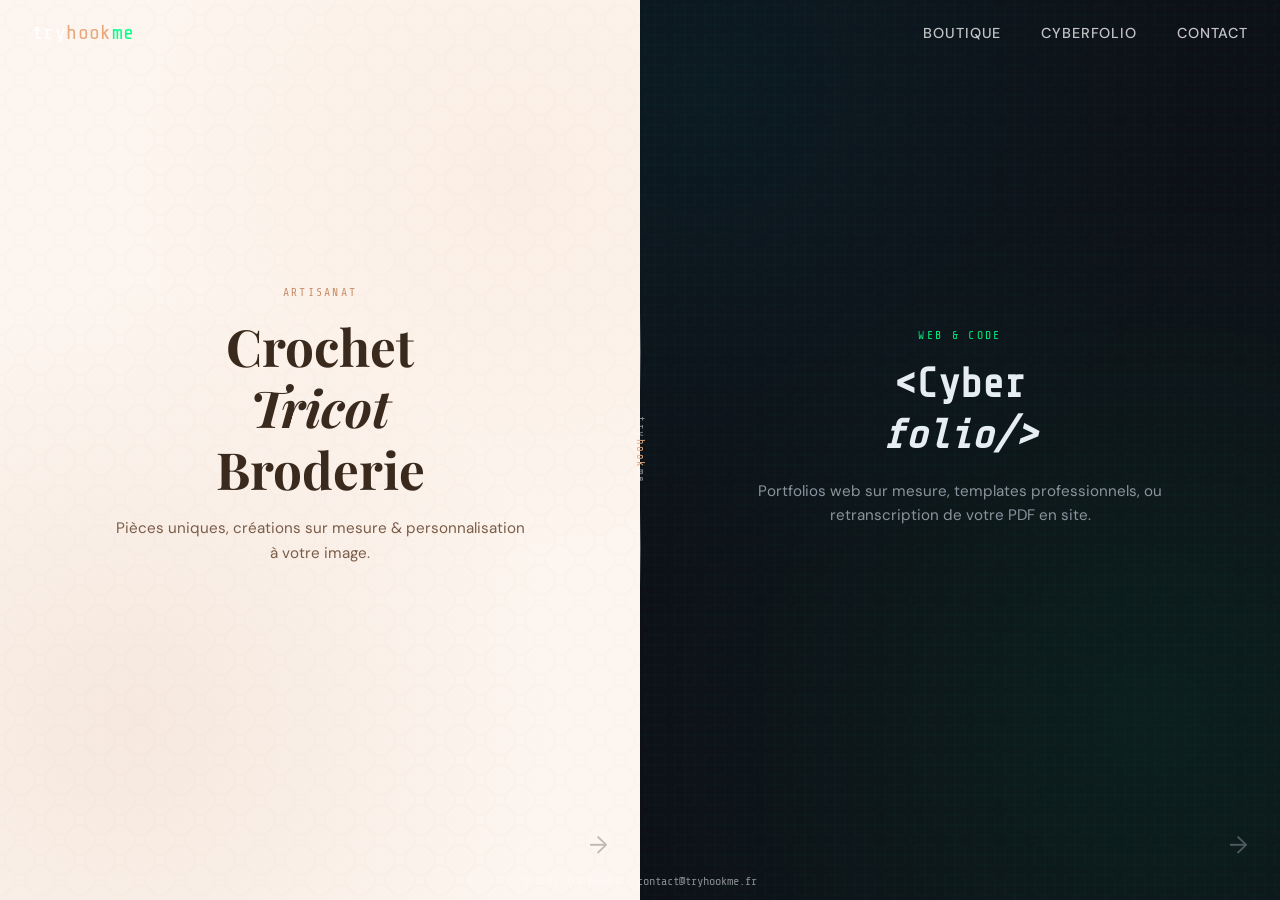
<file: index.html>
<!DOCTYPE html>
<html lang="fr">
<head>
  <meta charset="UTF-8" />
  <meta name="viewport" content="width=device-width, initial-scale=1.0" />
  <title>TryHookMe – Artisanat & Cyberfolio</title>
  <link rel="stylesheet" href="css/style.css" />
  <link href="https://fonts.googleapis.com/css2?family=Playfair+Display:ital,wght@0,400;0,700;1,400&family=DM+Sans:wght@300;400;500&family=Share+Tech+Mono&display=swap" rel="stylesheet" />
</head>
<body>

  <!-- NAVBAR -->
  <nav class="navbar" id="navbar">
    <a href="index.html" class="logo">
      <span class="logo-hook">try</span><span class="logo-hook-accent">hook</span><span class="logo-me">me</span>
    </a>
    <ul class="nav-links">
      <li><a href="boutique.html">Boutique</a></li>
      <li><a href="cyberfolio.html">Cyberfolio</a></li>
      <li><a href="contact.html">Contact</a></li>
    </ul>
    <button class="nav-burger" id="navBurger" aria-label="Menu">
      <span></span><span></span><span></span>
    </button>
  </nav>

  <!-- HERO SPLIT -->
  <main class="split-hero" id="splitHero">

    <!-- CÔTÉ GAUCHE : ARTISANAT -->
    <section class="panel panel-craft" id="panelCraft" tabindex="0" aria-label="Artisanat – crochet, tricot, broderie">
      <div class="panel-bg-texture craft-texture"></div>
      <div class="panel-content">
        <div class="panel-tag">Artisanat</div>
        <h1 class="panel-title craft-title">
          <span>Crochet</span>
          <span class="italic-span">Tricot</span>
          <span>Broderie</span>
        </h1>
        <p class="panel-sub">Pièces uniques, créations sur mesure & personnalisation à votre image.</p>
        <a href="boutique.html" class="panel-btn craft-btn">Explorer la boutique</a>
      </div>
      <div class="panel-deco craft-deco">
        <svg viewBox="0 0 200 200" xmlns="http://www.w3.org/2000/svg" class="deco-svg">
          <path d="M100 10 Q140 50 190 100 Q140 150 100 190 Q60 150 10 100 Q60 50 100 10Z" fill="none" stroke="currentColor" stroke-width="1.5" opacity="0.3"/>
          <circle cx="100" cy="100" r="60" fill="none" stroke="currentColor" stroke-width="0.8" stroke-dasharray="4 6" opacity="0.25"/>
          <circle cx="100" cy="100" r="30" fill="none" stroke="currentColor" stroke-width="1" opacity="0.2"/>
        </svg>
      </div>
      <div class="panel-arrow">→</div>
    </section>

    <!-- SÉPARATEUR CENTRAL -->
    <div class="split-divider" id="splitDivider">
      <div class="divider-line"></div>
      <div class="divider-logo">
        <span>try</span><span class="accent">hook</span><span>me</span>
      </div>
      <div class="divider-line"></div>
    </div>

    <!-- CÔTÉ DROIT : CYBERFOLIO -->
    <section class="panel panel-cyber" id="panelCyber" tabindex="0" aria-label="Cyberfolio – création web et portfolio">
      <div class="panel-bg-texture cyber-texture"></div>
      <div class="panel-content">
        <div class="panel-tag cyber-tag">Web &amp; Code</div>
        <h1 class="panel-title cyber-title">
          <span class="mono-span">&lt;Cyber</span>
          <span class="mono-span italic-span">folio/&gt;</span>
        </h1>
        <p class="panel-sub cyber-sub">Portfolios web sur mesure, templates professionnels, ou retranscription de votre PDF en site.</p>
        <a href="cyberfolio.html" class="panel-btn cyber-btn">Voir mes créations</a>
      </div>
      <div class="panel-deco cyber-deco">
        <svg viewBox="0 0 200 200" xmlns="http://www.w3.org/2000/svg" class="deco-svg cyber-deco-svg">
          <rect x="20" y="20" width="160" height="160" fill="none" stroke="currentColor" stroke-width="1" opacity="0.2"/>
          <rect x="40" y="40" width="120" height="120" fill="none" stroke="currentColor" stroke-width="0.8" stroke-dasharray="3 5" opacity="0.2"/>
          <line x1="20" y1="100" x2="180" y2="100" stroke="currentColor" stroke-width="0.6" opacity="0.15"/>
          <line x1="100" y1="20" x2="100" y2="180" stroke="currentColor" stroke-width="0.6" opacity="0.15"/>
          <circle cx="100" cy="100" r="8" fill="currentColor" opacity="0.3"/>
        </svg>
      </div>
      <div class="panel-arrow">→</div>
    </section>

  </main>

  <!-- FOOTER MINIMAL -->
  <footer class="footer-home">
    <p>&copy; 2025 TryHookMe · <a href="mailto:contact@tryhookme.fr">contact@tryhookme.fr</a></p>
  </footer>

  <script src="js/main.js"></script>
</body>
</html>
</file>
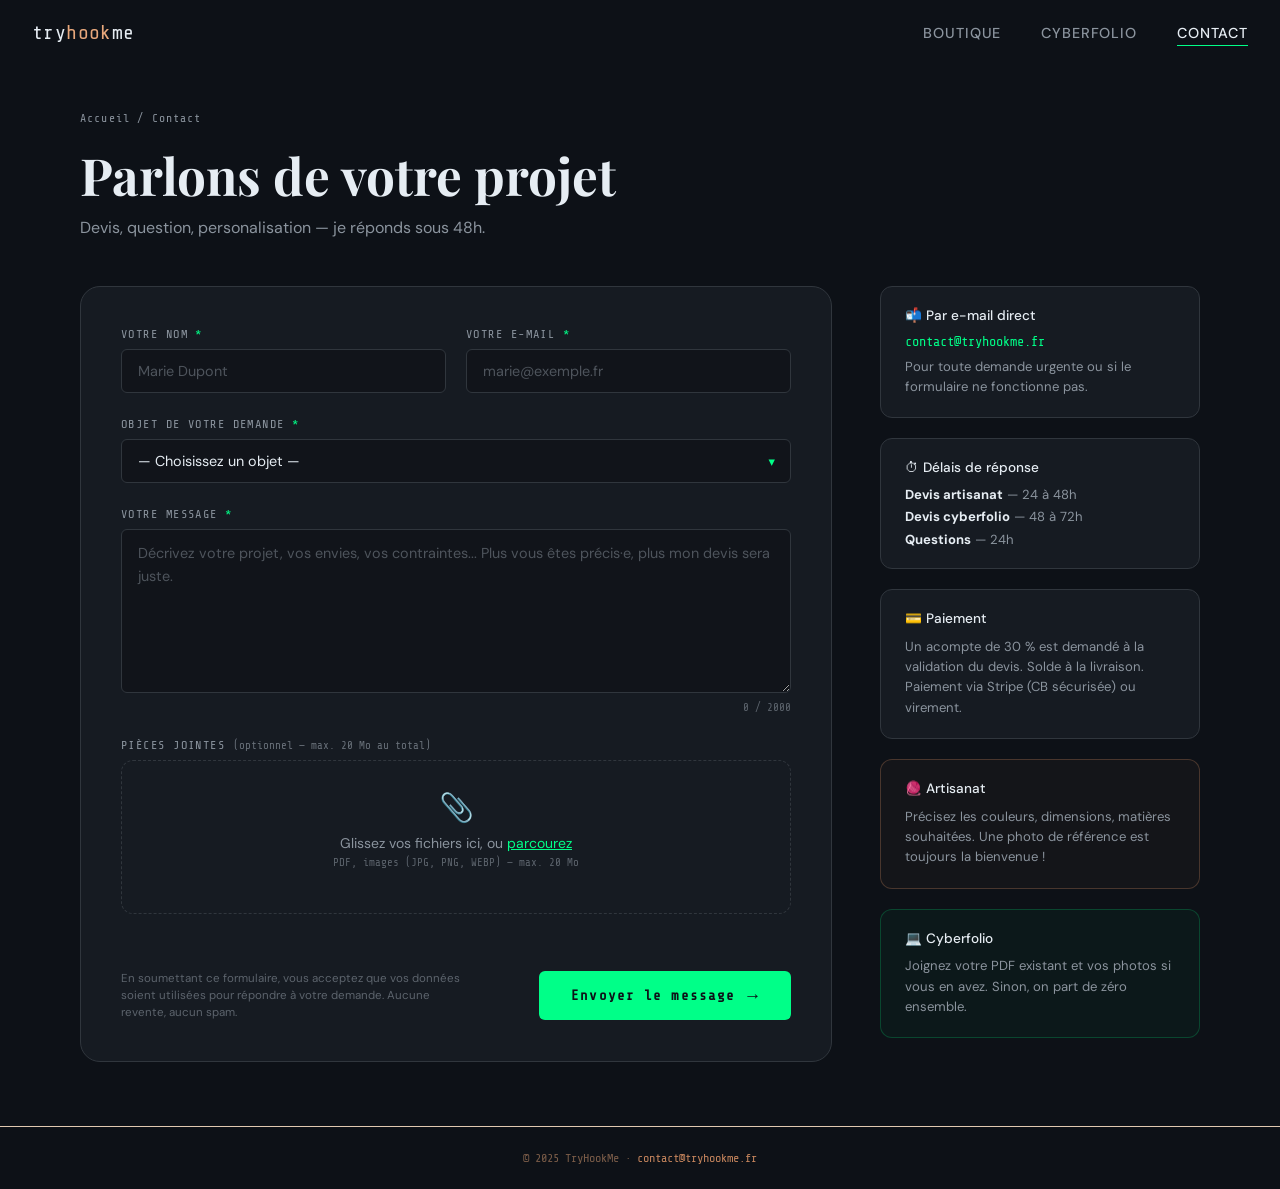
<file: contact.html>
<!DOCTYPE html>
<html lang="fr">
<head>
  <meta charset="UTF-8" />
  <meta name="viewport" content="width=device-width, initial-scale=1.0" />
  <title>Contact – TryHookMe</title>
  <link rel="stylesheet" href="css/style.css" />
  <link rel="stylesheet" href="css/contact.css" />
  <link href="https://fonts.googleapis.com/css2?family=Playfair+Display:ital,wght@0,400;0,700;1,400&family=DM+Sans:wght@300;400;500&family=Share+Tech+Mono&display=swap" rel="stylesheet" />
</head>
<body class="page-contact">

  <!-- NAVBAR -->
  <nav class="navbar" id="navbar">
    <a href="index.html" class="logo">
      <span class="logo-hook">try</span><span class="logo-hook-accent">hook</span><span class="logo-me">me</span>
    </a>
    <ul class="nav-links">
      <li><a href="boutique.html">Boutique</a></li>
      <li><a href="cyberfolio.html">Cyberfolio</a></li>
      <li><a href="contact.html" class="active">Contact</a></li>
    </ul>
    <button class="nav-burger" id="navBurger" aria-label="Menu">
      <span></span><span></span><span></span>
    </button>
  </nav>

  <main class="contact-page">

    <!-- EN-TÊTE -->
    <div class="contact-header">
      <div class="contact-breadcrumb"><a href="index.html">Accueil</a> / Contact</div>
      <h1 class="contact-title">Parlons de votre projet</h1>
      <p class="contact-subtitle">Devis, question, personalisation — je réponds sous 48h.</p>
    </div>

    <div class="contact-layout">

      <!-- FORMULAIRE -->
      <section class="contact-form-wrap">
        <form class="contact-form" id="contactForm" action="mailto:contact@tryhookme.fr" method="GET" enctype="text/plain">

          <!-- NOM & EMAIL -->
          <div class="form-row two-col">
            <div class="form-group">
              <label for="nom" class="form-label">Votre nom <span class="required">*</span></label>
              <input type="text" id="nom" name="nom" class="form-input" placeholder="Marie Dupont" required />
            </div>
            <div class="form-group">
              <label for="email" class="form-label">Votre e-mail <span class="required">*</span></label>
              <input type="email" id="email" name="email" class="form-input" placeholder="marie@exemple.fr" required />
            </div>
          </div>

          <!-- OBJET -->
          <div class="form-group">
            <label for="sujet" class="form-label">Objet de votre demande <span class="required">*</span></label>
            <div class="select-wrap">
              <select id="sujet" name="sujet" class="form-select" required>
                <option value="" disabled selected>— Choisissez un objet —</option>
                <optgroup label="Création web">
                  <option value="devis-cyberfolio">Devis Cyberfolio (de zéro)</option>
                  <option value="devis-template">Devis Cyberfolio (template)</option>
                  <option value="devis-pdf">Devis Cyberfolio (depuis PDF)</option>
                </optgroup>
                <optgroup label="Artisanat">
                  <option value="devis-crochet">Devis Crochet</option>
                  <option value="devis-tricot">Devis Tricot</option>
                  <option value="devis-broderie">Devis Broderie</option>
                  <option value="devis-personnalisation">Personnalisation vêtement</option>
                </optgroup>
                <optgroup label="Autre">
                  <option value="question">Question générale</option>
                  <option value="autre">Autre</option>
                </optgroup>
              </select>
              <span class="select-arrow">▾</span>
            </div>
          </div>

          <!-- MESSAGE -->
          <div class="form-group">
            <label for="message" class="form-label">Votre message <span class="required">*</span></label>
            <textarea id="message" name="message" class="form-textarea" rows="6" placeholder="Décrivez votre projet, vos envies, vos contraintes... Plus vous êtes précis·e, plus mon devis sera juste." required></textarea>
            <span class="char-counter" id="charCounter">0 / 2000</span>
          </div>

          <!-- PIÈCES JOINTES -->
          <div class="form-group">
            <label class="form-label">Pièces jointes <span class="form-hint">(optionnel — max. 20 Mo au total)</span></label>
            <div class="file-drop-zone" id="fileDropZone">
              <input type="file" id="fileInput" name="fichiers" class="file-input" multiple accept=".pdf,.jpg,.jpeg,.png,.webp,.gif,.zip" />
              <div class="file-drop-inner">
                <div class="file-drop-icon">📎</div>
                <p class="file-drop-text">Glissez vos fichiers ici, ou <span class="file-browse-link">parcourez</span></p>
                <p class="file-drop-hint">PDF, images (JPG, PNG, WEBP) — max. 20 Mo</p>
              </div>
              <div class="file-list" id="fileList"></div>
            </div>
            <p class="file-warning" id="fileWarning"></p>
          </div>

          <!-- HONEYPOT anti-spam -->
          <input type="text" name="_gotcha" style="display:none" tabindex="-1" autocomplete="off" />

          <!-- SUBMIT -->
          <div class="form-submit-row">
            <p class="form-legal">En soumettant ce formulaire, vous acceptez que vos données soient utilisées pour répondre à votre demande. Aucune revente, aucun spam.</p>
            <button type="submit" class="submit-btn" id="submitBtn">
              <span class="submit-label">Envoyer le message</span>
              <span class="submit-arrow">→</span>
            </button>
          </div>

        </form>

        <!-- MESSAGE DE CONFIRMATION -->
        <div class="form-success" id="formSuccess" style="display:none">
          <div class="success-icon">✓</div>
          <h2>Message envoyé !</h2>
          <p>Merci pour votre demande. Je vous réponds sous 48h à l'adresse indiquée.</p>
          <a href="index.html" class="back-home-btn">Retour à l'accueil</a>
        </div>
      </section>

      <!-- PANNEAU INFOS -->
      <aside class="contact-info">

        <div class="info-card">
          <h3 class="info-card-title">📬 Par e-mail direct</h3>
          <a href="mailto:contact@tryhookme.fr" class="info-email">contact@tryhookme.fr</a>
          <p class="info-note">Pour toute demande urgente ou si le formulaire ne fonctionne pas.</p>
        </div>

        <div class="info-card">
          <h3 class="info-card-title">⏱ Délais de réponse</h3>
          <ul class="info-list">
            <li><strong>Devis artisanat</strong> — 24 à 48h</li>
            <li><strong>Devis cyberfolio</strong> — 48 à 72h</li>
            <li><strong>Questions</strong> — 24h</li>
          </ul>
        </div>

        <div class="info-card">
          <h3 class="info-card-title">💳 Paiement</h3>
          <p class="info-note">Un acompte de 30 % est demandé à la validation du devis. Solde à la livraison. Paiement via Stripe (CB sécurisée) ou virement.</p>
        </div>

        <div class="info-card craft-card">
          <h3 class="info-card-title">🧶 Artisanat</h3>
          <p class="info-note">Précisez les couleurs, dimensions, matières souhaitées. Une photo de référence est toujours la bienvenue !</p>
        </div>

        <div class="info-card cyber-card">
          <h3 class="info-card-title">💻 Cyberfolio</h3>
          <p class="info-note">Joignez votre PDF existant et vos photos si vous en avez. Sinon, on part de zéro ensemble.</p>
        </div>

      </aside>

    </div>
  </main>

  <footer class="footer-inner">
    <p>&copy; 2025 TryHookMe · <a href="mailto:contact@tryhookme.fr">contact@tryhookme.fr</a></p>
  </footer>

  <script src="js/main.js"></script>
  <script src="js/contact.js"></script>
</body>
</html>
</file>
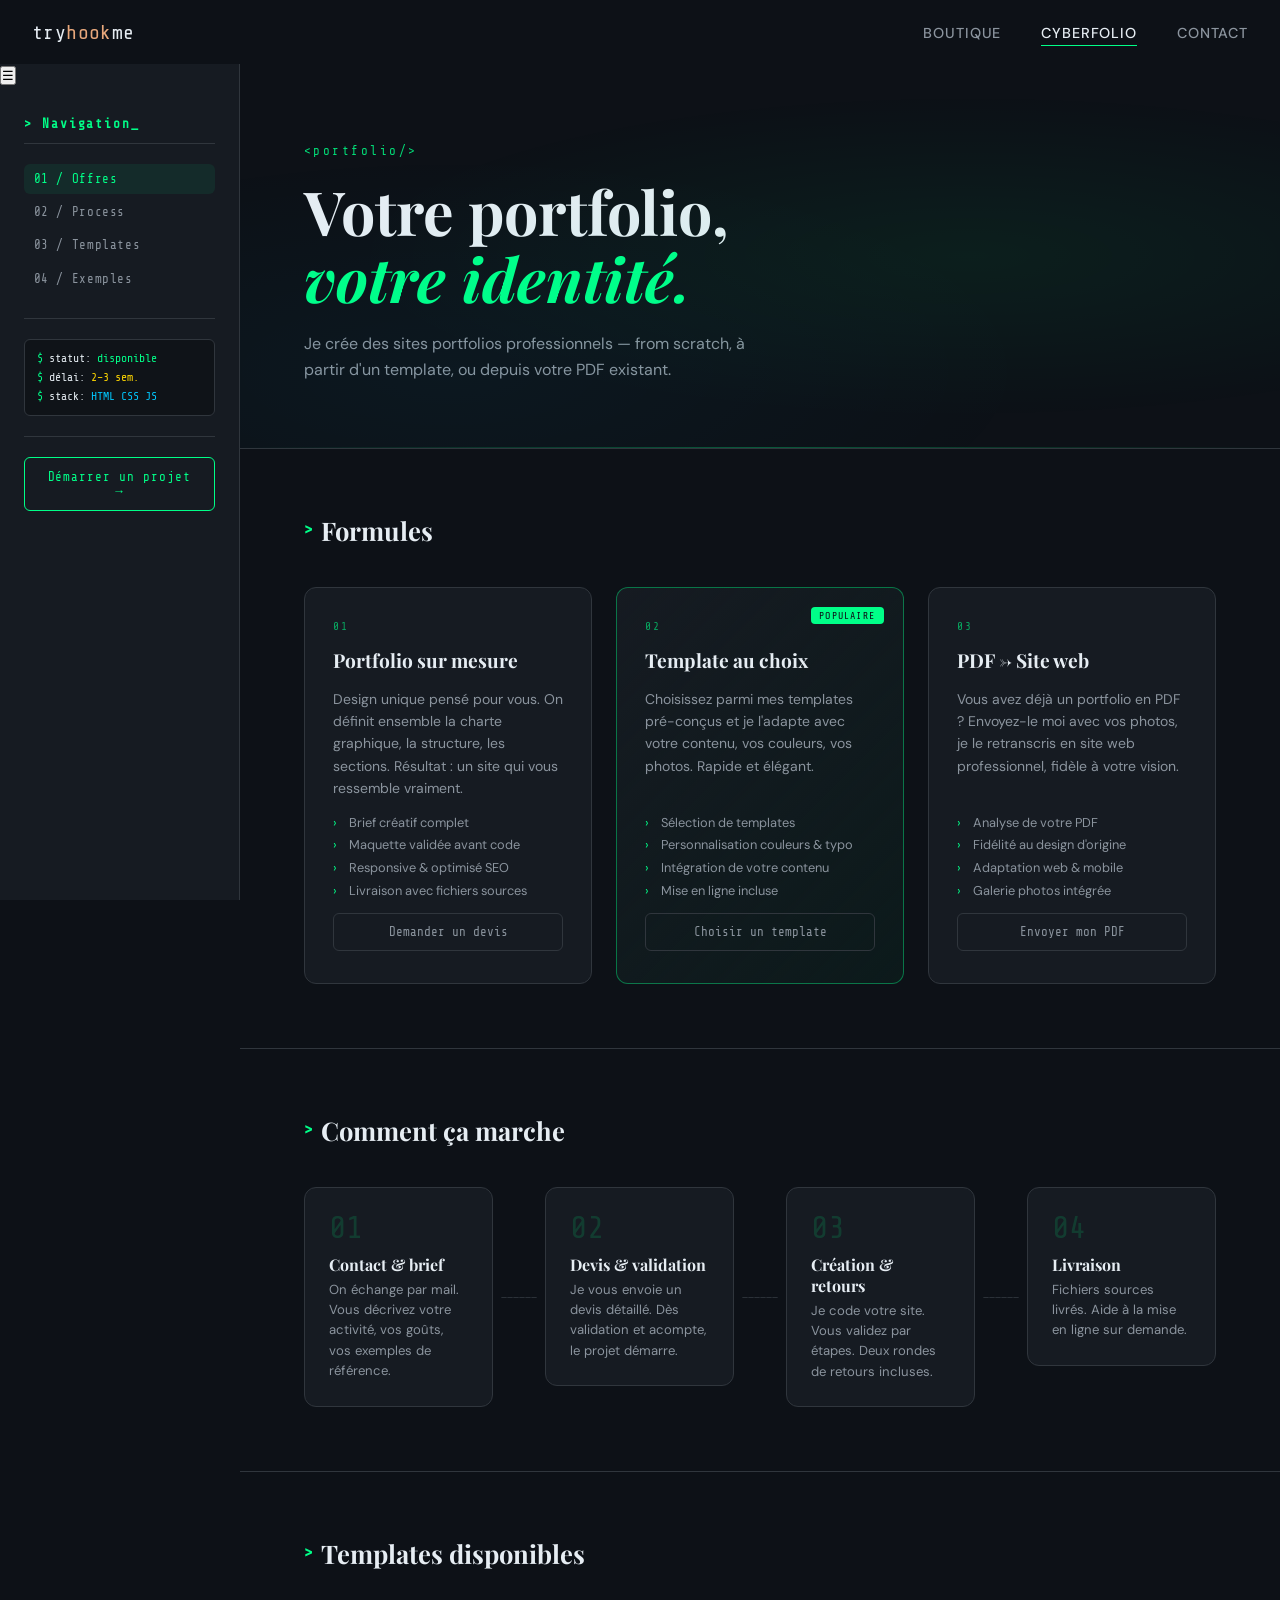
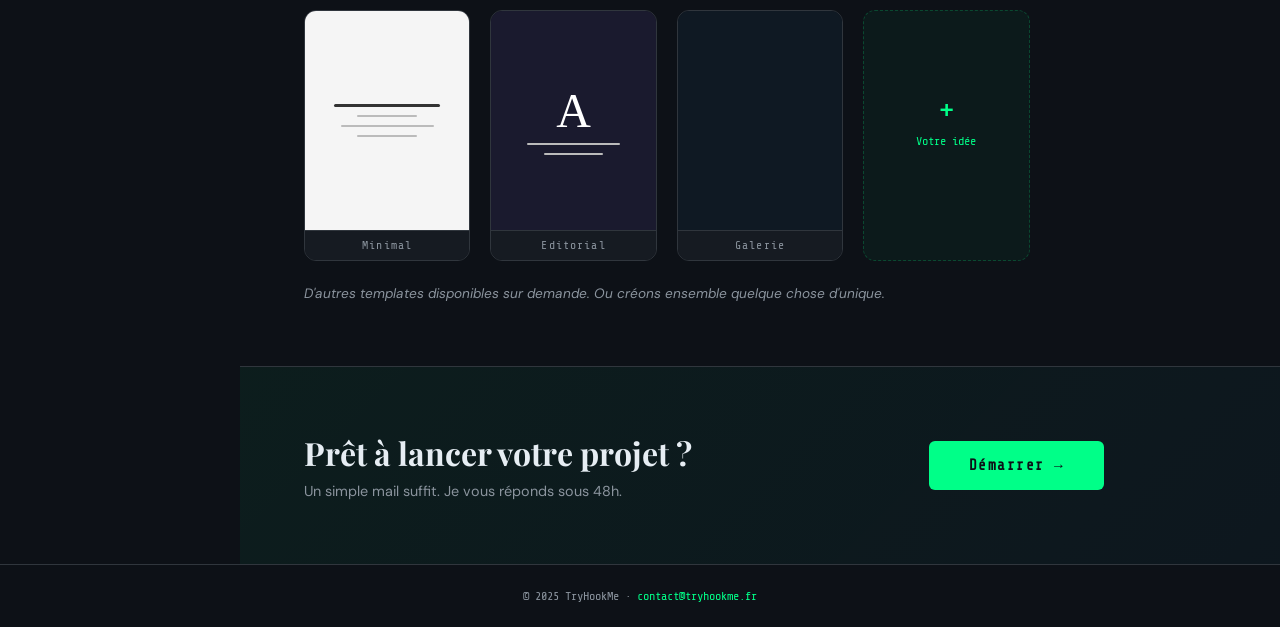
<file: cyberfolio.html>
<!DOCTYPE html>
<html lang="fr">
<head>
  <meta charset="UTF-8" />
  <meta name="viewport" content="width=device-width, initial-scale=1.0" />
  <title>Cyberfolio – TryHookMe</title>
  <link rel="stylesheet" href="css/style.css" />
  <link rel="stylesheet" href="css/cyberfolio.css" />
  <link href="https://fonts.googleapis.com/css2?family=Playfair+Display:ital,wght@0,400;0,700;1,400&family=DM+Sans:wght@300;400;500&family=Share+Tech+Mono&display=swap" rel="stylesheet" />
</head>
<body class="page-cyber">

  <!-- NAVBAR -->
  <nav class="navbar navbar-cyber" id="navbar">
    <a href="index.html" class="logo">
      <span class="logo-hook">try</span><span class="logo-hook-accent">hook</span><span class="logo-me">me</span>
    </a>
    <ul class="nav-links">
      <li><a href="boutique.html">Boutique</a></li>
      <li><a href="cyberfolio.html" class="active">Cyberfolio</a></li>
      <li><a href="contact.html">Contact</a></li>
    </ul>
    <button class="nav-burger" id="navBurger" aria-label="Menu">
      <span></span><span></span><span></span>
    </button>
  </nav>

  <div class="cyber-layout">

    <!-- SIDEBAR CYBER -->
    <aside class="sidebar sidebar-cyber" id="sidebar">
      <button class="sidebar-toggle" id="sidebarToggle" aria-label="Ouvrir menu">&#9776;</button>
      <div class="sidebar-inner">
        <h2 class="sidebar-title">&gt; Navigation_</h2>
        <nav class="sidebar-nav">
          <a href="#offres" class="sidebar-link active" data-section="offres">01 / Offres</a>
          <a href="#process" class="sidebar-link" data-section="process">02 / Process</a>
          <a href="#templates" class="sidebar-link" data-section="templates">03 / Templates</a>
          <a href="#exemples" class="sidebar-link" data-section="exemples">04 / Exemples</a>
        </nav>

        <div class="sidebar-separator"></div>

        <div class="terminal-block">
          <span class="terminal-line"><span class="t-green">$</span> statut: <span class="t-green">disponible</span></span>
          <span class="terminal-line"><span class="t-green">$</span> délai: <span class="t-yellow">2–3 sem.</span></span>
          <span class="terminal-line"><span class="t-green">$</span> stack: <span class="t-cyan">HTML CSS JS</span></span>
        </div>

        <div class="sidebar-separator"></div>

        <a href="contact.html?sujet=devis-cyberfolio" class="cyber-cta-btn">Démarrer un projet →</a>
      </div>
    </aside>

    <!-- CONTENU PRINCIPAL CYBER -->
    <main class="cyber-main">

      <!-- HERO CYBER -->
      <header class="cyber-hero">
        <div class="cyber-hero-tag">&lt;portfolio/&gt;</div>
        <h1 class="cyber-hero-title">Votre portfolio,<br/><em>votre identité.</em></h1>
        <p class="cyber-hero-sub">Je crée des sites portfolios professionnels — from scratch, à partir d'un template, ou depuis votre PDF existant.</p>
        <div class="cyber-scan-line"></div>
      </header>

      <!-- OFFRES -->
      <section class="cyber-section" id="offres">
        <h2 class="cyber-section-title"><span class="mono-span">&gt;</span> Formules</h2>
        <div class="offers-grid">

          <div class="offer-card">
            <div class="offer-num">01</div>
            <h3 class="offer-title">Portfolio sur mesure</h3>
            <p class="offer-desc">Design unique pensé pour vous. On définit ensemble la charte graphique, la structure, les sections. Résultat : un site qui vous ressemble vraiment.</p>
            <ul class="offer-list">
              <li>Brief créatif complet</li>
              <li>Maquette validée avant code</li>
              <li>Responsive & optimisé SEO</li>
              <li>Livraison avec fichiers sources</li>
            </ul>
            <a href="contact.html?sujet=devis-cyberfolio" class="offer-btn">Demander un devis</a>
          </div>

          <div class="offer-card offer-featured">
            <div class="offer-num">02</div>
            <div class="offer-badge-featured">Populaire</div>
            <h3 class="offer-title">Template au choix</h3>
            <p class="offer-desc">Choisissez parmi mes templates pré-conçus et je l'adapte avec votre contenu, vos couleurs, vos photos. Rapide et élégant.</p>
            <ul class="offer-list">
              <li>Sélection de templates</li>
              <li>Personnalisation couleurs & typo</li>
              <li>Intégration de votre contenu</li>
              <li>Mise en ligne incluse</li>
            </ul>
            <a href="contact.html?sujet=devis-cyberfolio" class="offer-btn">Choisir un template</a>
          </div>

          <div class="offer-card">
            <div class="offer-num">03</div>
            <h3 class="offer-title">PDF → Site web</h3>
            <p class="offer-desc">Vous avez déjà un portfolio en PDF ? Envoyez-le moi avec vos photos, je le retranscris en site web professionnel, fidèle à votre vision.</p>
            <ul class="offer-list">
              <li>Analyse de votre PDF</li>
              <li>Fidélité au design d'origine</li>
              <li>Adaptation web & mobile</li>
              <li>Galerie photos intégrée</li>
            </ul>
            <a href="contact.html?sujet=devis-cyberfolio" class="offer-btn">Envoyer mon PDF</a>
          </div>

        </div>
      </section>

      <!-- PROCESS -->
      <section class="cyber-section" id="process">
        <h2 class="cyber-section-title"><span class="mono-span">&gt;</span> Comment ça marche</h2>
        <div class="process-steps">
          <div class="process-step">
            <div class="step-num">01</div>
            <div class="step-content">
              <h3>Contact & brief</h3>
              <p>On échange par mail. Vous décrivez votre activité, vos goûts, vos exemples de référence.</p>
            </div>
          </div>
          <div class="process-connector">——————</div>
          <div class="process-step">
            <div class="step-num">02</div>
            <div class="step-content">
              <h3>Devis & validation</h3>
              <p>Je vous envoie un devis détaillé. Dès validation et acompte, le projet démarre.</p>
            </div>
          </div>
          <div class="process-connector">——————</div>
          <div class="process-step">
            <div class="step-num">03</div>
            <div class="step-content">
              <h3>Création & retours</h3>
              <p>Je code votre site. Vous validez par étapes. Deux rondes de retours incluses.</p>
            </div>
          </div>
          <div class="process-connector">——————</div>
          <div class="process-step">
            <div class="step-num">04</div>
            <div class="step-content">
              <h3>Livraison</h3>
              <p>Fichiers sources livrés. Aide à la mise en ligne sur demande.</p>
            </div>
          </div>
        </div>
      </section>

      <!-- TEMPLATES APERÇU -->
      <section class="cyber-section" id="templates">
        <h2 class="cyber-section-title"><span class="mono-span">&gt;</span> Templates disponibles</h2>
        <div class="templates-grid">
          <div class="template-card">
            <div class="template-preview tp-minimal">
              <div class="tp-bar"></div><div class="tp-line short"></div><div class="tp-line"></div><div class="tp-line short"></div>
            </div>
            <span class="template-name">Minimal</span>
          </div>
          <div class="template-card">
            <div class="template-preview tp-bold">
              <div class="tp-big-text">A</div><div class="tp-line"></div><div class="tp-line short"></div>
            </div>
            <span class="template-name">Editorial</span>
          </div>
          <div class="template-card">
            <div class="template-preview tp-grid">
              <div class="tp-cell"></div><div class="tp-cell"></div><div class="tp-cell tall"></div><div class="tp-cell"></div>
            </div>
            <span class="template-name">Galerie</span>
          </div>
          <div class="template-card template-card-cta">
            <div class="template-cta-inner">
              <span class="plus-sign">+</span>
              <span>Votre idée</span>
            </div>
          </div>
        </div>
        <p class="templates-note">D'autres templates disponibles sur demande. Ou créons ensemble quelque chose d'unique.</p>
      </section>

      <!-- CTA FINAL -->
      <section class="cyber-cta-section">
        <div class="cyber-cta-inner">
          <div class="cyber-cta-text">
            <h2>Prêt à lancer votre projet ?</h2>
            <p>Un simple mail suffit. Je vous réponds sous 48h.</p>
          </div>
          <a href="contact.html?sujet=devis-cyberfolio" class="cyber-cta-big-btn">Démarrer →</a>
        </div>
      </section>

    </main>
  </div>

  <footer class="footer-inner footer-cyber">
    <p>&copy; 2025 TryHookMe · <a href="mailto:contact@tryhookme.fr">contact@tryhookme.fr</a></p>
  </footer>

  <script src="js/main.js"></script>
  <script src="js/cyberfolio.js"></script>
</body>
</html>
</file>
<file: css/style.css>
/* ===================================================
   TRYHOOKME — STYLE PRINCIPAL
   Typographies : Playfair Display + DM Sans + Share Tech Mono
   =================================================== */

/* ── RESET & BASE ──────────────────────────────────── */
*, *::before, *::after { box-sizing: border-box; margin: 0; padding: 0; }

:root {
  /* Palette Craft (gauche, chaud) */
  --craft-bg:        #fdf6f0;
  --craft-bg-alt:    #f5e8d8;
  --craft-accent:    #c4845c;
  --craft-accent2:   #e8a87c;
  --craft-text:      #3a2a1e;
  --craft-text-soft: #7a5c48;
  --craft-border:    #e0c8b0;

  /* Palette Cyber (droite, sombre) */
  --cyber-bg:        #0d1117;
  --cyber-bg-alt:    #161b22;
  --cyber-accent:    #00ff88;
  --cyber-accent2:   #00c8ff;
  --cyber-text:      #e6edf3;
  --cyber-text-soft: #8b949e;
  --cyber-border:    #30363d;

  /* Commun */
  --navbar-h:    64px;
  --radius-sm:   6px;
  --radius-md:   12px;
  --radius-lg:   20px;
  --transition:  0.35s cubic-bezier(0.4, 0, 0.2, 1);
  --font-serif:  'Playfair Display', Georgia, serif;
  --font-sans:   'DM Sans', system-ui, sans-serif;
  --font-mono:   'Share Tech Mono', 'Courier New', monospace;
}

html { scroll-behavior: smooth; }

body {
  font-family: var(--font-sans);
  min-height: 100vh;
  overflow-x: hidden;
  -webkit-font-smoothing: antialiased;
}

a { color: inherit; text-decoration: none; }
ul { list-style: none; }
img { display: block; max-width: 100%; }

/* ── NAVBAR ────────────────────────────────────────── */
.navbar {
  position: fixed;
  top: 0; left: 0; right: 0;
  height: var(--navbar-h);
  display: flex;
  align-items: center;
  justify-content: space-between;
  padding: 0 2rem;
  z-index: 1000;
  background: transparent;
  transition: background var(--transition), box-shadow var(--transition);
}

.navbar.scrolled {
  background: rgba(13, 17, 23, 0.92);
  backdrop-filter: blur(12px);
  box-shadow: 0 1px 0 rgba(255,255,255,0.07);
}

.page-boutique .navbar.scrolled { background: rgba(253, 246, 240, 0.95); }
.page-contact  .navbar.scrolled { background: rgba(13, 17, 23, 0.95); }

/* Logo */
.logo {
  font-family: var(--font-mono);
  font-size: 1.25rem;
  letter-spacing: 0.02em;
  color: #fff;
  transition: opacity 0.2s;
}
.logo:hover { opacity: 0.75; }
.logo-hook       { color: #fff; }
.logo-hook-accent{ color: var(--craft-accent2); }
.logo-me         { color: var(--cyber-accent); }

.page-boutique .logo-hook,
.page-boutique .logo-me { color: var(--craft-text); }
.page-boutique .logo-hook-accent { color: var(--craft-accent); }

/* Nav links */
.nav-links {
  display: flex;
  gap: 2.5rem;
  align-items: center;
}

.nav-links a {
  font-family: var(--font-sans);
  font-size: 0.9rem;
  font-weight: 500;
  letter-spacing: 0.06em;
  text-transform: uppercase;
  color: rgba(255,255,255,0.75);
  transition: color 0.2s;
  position: relative;
}
.nav-links a::after {
  content: '';
  position: absolute;
  bottom: -4px; left: 0; right: 0;
  height: 1px;
  background: var(--craft-accent2);
  transform: scaleX(0);
  transform-origin: left;
  transition: transform 0.3s;
}
.nav-links a:hover,
.nav-links a.active { color: #fff; }
.nav-links a:hover::after,
.nav-links a.active::after { transform: scaleX(1); }

.page-boutique .nav-links a { color: var(--craft-text-soft); }
.page-boutique .nav-links a:hover,
.page-boutique .nav-links a.active { color: var(--craft-text); }

/* Burger mobile */
.nav-burger {
  display: none;
  flex-direction: column;
  gap: 5px;
  background: none;
  border: none;
  cursor: pointer;
  padding: 4px;
}
.nav-burger span {
  display: block;
  width: 24px; height: 2px;
  background: currentColor;
  border-radius: 2px;
  transition: var(--transition);
  color: #fff;
}

/* ── HOMEPAGE — SPLIT HERO ──────────────────────────── */
.split-hero {
  display: flex;
  min-height: 100vh;
  position: relative;
}

/* PANEL */
.panel {
  flex: 1;
  position: relative;
  display: flex;
  align-items: center;
  justify-content: center;
  cursor: pointer;
  overflow: hidden;
  transition: flex var(--transition);
  min-height: 100vh;
  padding: 6rem 4rem 4rem;
}

.panel:hover,
.panel:focus { flex: 2.8; outline: none; }
.split-hero:has(.panel:hover) .panel:not(:hover) { flex: 0.4; }
.split-hero:has(.panel:focus) .panel:not(:focus) { flex: 0.4; }

/* Backgrounds */
.panel-craft {
  background-color: var(--craft-bg);
}
.panel-cyber {
  background-color: var(--cyber-bg);
}

/* Textures en bg */
.panel-bg-texture {
  position: absolute; inset: 0;
  pointer-events: none;
}
.craft-texture {
  background-image:
    radial-gradient(circle at 20% 80%, rgba(196,132,92,0.12) 0%, transparent 50%),
    radial-gradient(circle at 80% 20%, rgba(232,168,124,0.10) 0%, transparent 50%),
    url("data:image/svg+xml,%3Csvg width='40' height='40' viewBox='0 0 40 40' xmlns='http://www.w3.org/2000/svg'%3E%3Cg fill='none' stroke='%23c4845c' stroke-width='0.3' opacity='0.15'%3E%3Ccircle cx='20' cy='20' r='15'/%3E%3Ccircle cx='0' cy='0' r='15'/%3E%3Ccircle cx='40' cy='0' r='15'/%3E%3Ccircle cx='0' cy='40' r='15'/%3E%3Ccircle cx='40' cy='40' r='15'/%3E%3C/g%3E%3C/svg%3E");
}
.cyber-texture {
  background-image:
    radial-gradient(circle at 80% 80%, rgba(0,255,136,0.06) 0%, transparent 60%),
    radial-gradient(circle at 10% 10%, rgba(0,200,255,0.05) 0%, transparent 50%),
    url("data:image/svg+xml,%3Csvg width='30' height='30' viewBox='0 0 30 30' xmlns='http://www.w3.org/2000/svg'%3E%3Cg fill='none' stroke='%2300ff88' stroke-width='0.3' opacity='0.08'%3E%3Crect x='5' y='5' width='20' height='20'/%3E%3Cline x1='0' y1='15' x2='30' y2='15'/%3E%3Cline x1='15' y1='0' x2='15' y2='30'/%3E%3C/g%3E%3C/svg%3E");
}

/* Contenu panel */
.panel-content {
  position: relative;
  z-index: 2;
  text-align: center;
  max-width: 420px;
  transition: opacity var(--transition), transform var(--transition);
}

.panel-tag {
  font-family: var(--font-mono);
  font-size: 0.72rem;
  letter-spacing: 0.2em;
  text-transform: uppercase;
  color: var(--craft-accent);
  margin-bottom: 1.2rem;
  opacity: 0.9;
}
.cyber-tag { color: var(--cyber-accent); }

.panel-title {
  font-family: var(--font-serif);
  display: flex;
  flex-direction: column;
  gap: 0.1em;
  margin-bottom: 1.2rem;
}

.craft-title {
  font-size: clamp(2rem, 4vw, 3.5rem);
  color: var(--craft-text);
  line-height: 1.1;
}
.cyber-title {
  font-size: clamp(2rem, 4vw, 3rem);
  color: var(--cyber-text);
  line-height: 1.15;
}
.italic-span { font-style: italic; }
.mono-span   { font-family: var(--font-mono); font-size: 0.85em; }

.panel-sub {
  font-size: 0.95rem;
  line-height: 1.6;
  margin-bottom: 2rem;
  color: var(--craft-text-soft);
}
.cyber-sub { color: var(--cyber-text-soft); }

/* Boutons panels */
.panel-btn {
  display: inline-block;
  padding: 0.85rem 2rem;
  font-family: var(--font-sans);
  font-size: 0.875rem;
  font-weight: 500;
  letter-spacing: 0.08em;
  text-transform: uppercase;
  border-radius: var(--radius-sm);
  transition: var(--transition);
  opacity: 0;
  transform: translateY(8px);
}
.panel:hover .panel-btn,
.panel:focus .panel-btn {
  opacity: 1;
  transform: translateY(0);
}

.craft-btn {
  background: var(--craft-accent);
  color: #fff;
  border: 2px solid var(--craft-accent);
}
.craft-btn:hover {
  background: transparent;
  color: var(--craft-accent);
}

.cyber-btn {
  background: transparent;
  color: var(--cyber-accent);
  border: 1.5px solid var(--cyber-accent);
  font-family: var(--font-mono);
}
.cyber-btn:hover {
  background: var(--cyber-accent);
  color: var(--cyber-bg);
}

/* Déco SVG */
.panel-deco {
  position: absolute;
  width: min(320px, 45%);
  opacity: 0;
  transition: opacity 0.5s 0.1s;
  pointer-events: none;
  z-index: 1;
}
.craft-deco {
  bottom: 8%; right: 5%;
  color: var(--craft-accent);
}
.cyber-deco {
  top: 12%; left: 5%;
  color: var(--cyber-accent);
}
.panel:hover .panel-deco,
.panel:focus .panel-deco { opacity: 1; }

.deco-svg { width: 100%; height: auto; }

/* Flèche hint */
.panel-arrow {
  position: absolute;
  bottom: 2.5rem;
  right: 2rem;
  font-size: 1.5rem;
  opacity: 0.3;
  transition: opacity 0.3s, transform 0.3s;
  color: var(--craft-text);
}
.panel-cyber .panel-arrow { color: var(--cyber-text); }
.panel:hover .panel-arrow,
.panel:focus .panel-arrow {
  opacity: 0.8;
  transform: translateX(6px);
}

/* Séparateur central */
.split-divider {
  position: absolute;
  left: 50%; top: 0; bottom: 0;
  transform: translateX(-50%);
  display: flex;
  flex-direction: column;
  align-items: center;
  justify-content: center;
  z-index: 10;
  pointer-events: none;
  gap: 1rem;
  transition: opacity var(--transition);
}

.split-hero:has(.panel:hover) .split-divider { opacity: 0; }

.divider-line {
  width: 1px; height: 80px;
  background: linear-gradient(to bottom, transparent, rgba(255,255,255,0.3), transparent);
}
.divider-logo {
  font-family: var(--font-mono);
  font-size: 0.65rem;
  letter-spacing: 0.15em;
  writing-mode: vertical-rl;
  color: rgba(255,255,255,0.5);
  padding: 0.5rem 0;
}
.divider-logo .accent { color: var(--craft-accent2); }

/* Footer home minimal */
.footer-home {
  position: fixed;
  bottom: 0; left: 0; right: 0;
  text-align: center;
  padding: 0.75rem;
  font-size: 0.75rem;
  color: rgba(255,255,255,0.35);
  font-family: var(--font-mono);
  pointer-events: none;
  z-index: 5;
}
.footer-home a { pointer-events: auto; color: rgba(255,255,255,0.5); }
.footer-home a:hover { color: #fff; }

/* ── FOOTER INNER PAGES ─────────────────────────────── */
.footer-inner {
  padding: 1.5rem 2rem;
  text-align: center;
  font-family: var(--font-mono);
  font-size: 0.75rem;
  border-top: 1px solid var(--craft-border);
  color: var(--craft-text-soft);
}
.footer-inner a { color: var(--craft-accent); }
.footer-inner a:hover { text-decoration: underline; }

.footer-cyber {
  background: var(--cyber-bg);
  border-top-color: var(--cyber-border);
  color: var(--cyber-text-soft);
}
.footer-cyber a { color: var(--cyber-accent); }

/* ── UTILITIES ──────────────────────────────────────── */
.page-cyber  { background: var(--cyber-bg); color: var(--cyber-text); }
.page-boutique { background: var(--craft-bg); color: var(--craft-text); }
.page-contact  { background: var(--cyber-bg); color: var(--cyber-text); }

/* ── RESPONSIVE ─────────────────────────────────────── */
@media (max-width: 768px) {
  .split-hero { flex-direction: column; }
  .panel { min-height: 50vh; flex: 1 !important; padding: 5rem 2rem 3rem; }
  .split-divider { flex-direction: row; top: 50%; bottom: auto; left: 0; right: 0; transform: translateY(-50%); gap: 0; }
  .divider-line { width: 40%; height: 1px; background: linear-gradient(to right, transparent, rgba(255,255,255,0.3), transparent); }
  .divider-logo { writing-mode: horizontal-tb; font-size: 0.7rem; padding: 0 0.5rem; }
  .panel:hover .panel-btn, .panel:focus .panel-btn { opacity: 1; transform: none; }
  .nav-links { display: none; flex-direction: column; position: fixed; top: var(--navbar-h); left: 0; right: 0; background: rgba(13,17,23,0.97); padding: 1.5rem 2rem; gap: 1.5rem; }
  .nav-links.open { display: flex; }
  .nav-burger { display: flex; }
  .panel-deco { opacity: 0.3; }
}

@media (max-width: 480px) {
  .navbar { padding: 0 1rem; }
  .craft-title, .cyber-title { font-size: 1.8rem; }
  .panel-sub { font-size: 0.875rem; }
}
</file>
<file: css/contact.css>
/* ===================================================
   TRYHOOKME — CONTACT
   =================================================== */

.page-contact {
  background: var(--cyber-bg);
  color: var(--cyber-text);
}

/* Navbar contact */
.page-contact .navbar .logo-hook,
.page-contact .navbar .logo-me { color: var(--cyber-text); }
.page-contact .navbar .logo-hook-accent { color: var(--craft-accent2); }
.page-contact .navbar .nav-links a { color: var(--cyber-text-soft); }
.page-contact .navbar .nav-links a:hover,
.page-contact .navbar .nav-links a.active { color: var(--cyber-text); }
.page-contact .navbar .nav-links a::after { background: var(--cyber-accent); }
.page-contact .navbar.scrolled {
  background: rgba(13,17,23,0.95);
  backdrop-filter: blur(12px);
  box-shadow: 0 1px 0 var(--cyber-border);
}

/* ── PAGE LAYOUT ─────────────────────────────────────── */
.contact-page {
  max-width: 1200px;
  margin: 0 auto;
  padding: calc(var(--navbar-h) + 3rem) 2.5rem 4rem;
}

/* ── EN-TÊTE ────────────────────────────────────────── */
.contact-breadcrumb {
  font-family: var(--font-mono);
  font-size: 0.72rem;
  letter-spacing: 0.1em;
  color: var(--cyber-text-soft);
  margin-bottom: 1rem;
}
.contact-breadcrumb a:hover { color: var(--cyber-accent); }

.contact-title {
  font-family: var(--font-serif);
  font-size: clamp(2rem, 5vw, 3.2rem);
  color: var(--cyber-text);
  margin-bottom: 0.5rem;
}

.contact-subtitle {
  font-size: 1rem;
  color: var(--cyber-text-soft);
  margin-bottom: 3rem;
  max-width: 480px;
}

/* ── LAYOUT FORM + ASIDE ─────────────────────────────── */
.contact-layout {
  display: grid;
  grid-template-columns: 1fr 320px;
  gap: 3rem;
  align-items: flex-start;
}

/* ── FORMULAIRE ─────────────────────────────────────── */
.contact-form-wrap {
  background: var(--cyber-bg-alt);
  border: 1px solid var(--cyber-border);
  border-radius: var(--radius-lg);
  padding: 2.5rem;
}

.contact-form {
  display: flex;
  flex-direction: column;
  gap: 1.5rem;
}

.form-row.two-col {
  display: grid;
  grid-template-columns: 1fr 1fr;
  gap: 1.25rem;
}

.form-group {
  display: flex;
  flex-direction: column;
  gap: 0.5rem;
  position: relative;
}

.form-label {
  font-family: var(--font-mono);
  font-size: 0.75rem;
  letter-spacing: 0.12em;
  text-transform: uppercase;
  color: var(--cyber-text-soft);
}
.form-label .required { color: var(--cyber-accent); }
.form-label .form-hint {
  font-size: 0.68rem;
  letter-spacing: 0;
  text-transform: none;
  color: var(--cyber-text-soft);
  opacity: 0.7;
}

.form-input,
.form-select,
.form-textarea {
  background: rgba(0,0,0,0.25);
  border: 1px solid var(--cyber-border);
  border-radius: var(--radius-sm);
  color: var(--cyber-text);
  font-family: var(--font-sans);
  font-size: 0.9rem;
  padding: 0.75rem 1rem;
  transition: border-color 0.2s, box-shadow 0.2s;
  outline: none;
  width: 100%;
}

.form-input::placeholder,
.form-textarea::placeholder { color: var(--cyber-text-soft); opacity: 0.5; }

.form-input:focus,
.form-select:focus,
.form-textarea:focus {
  border-color: var(--cyber-accent);
  box-shadow: 0 0 0 3px rgba(0,255,136,0.08);
}

.form-textarea {
  resize: vertical;
  min-height: 140px;
  line-height: 1.6;
}

.char-counter {
  align-self: flex-end;
  font-family: var(--font-mono);
  font-size: 0.68rem;
  color: var(--cyber-text-soft);
  opacity: 0.6;
}

/* SELECT personnalisé */
.select-wrap {
  position: relative;
}
.select-wrap .form-select {
  appearance: none;
  -webkit-appearance: none;
  cursor: pointer;
  padding-right: 2.5rem;
}
.select-arrow {
  position: absolute;
  right: 1rem;
  top: 50%;
  transform: translateY(-50%);
  color: var(--cyber-accent);
  font-size: 0.8rem;
  pointer-events: none;
}

option, optgroup {
  background: var(--cyber-bg);
  color: var(--cyber-text);
}

/* ── FILE DROP ZONE ──────────────────────────────────── */
.file-drop-zone {
  border: 1.5px dashed var(--cyber-border);
  border-radius: var(--radius-md);
  padding: 1.75rem;
  text-align: center;
  position: relative;
  transition: border-color 0.2s, background 0.2s;
  cursor: pointer;
}
.file-drop-zone:hover,
.file-drop-zone.dragover {
  border-color: var(--cyber-accent);
  background: rgba(0,255,136,0.03);
}

.file-input {
  position: absolute;
  inset: 0;
  opacity: 0;
  cursor: pointer;
  width: 100%;
  height: 100%;
}

.file-drop-inner { pointer-events: none; }

.file-drop-icon {
  font-size: 1.75rem;
  margin-bottom: 0.5rem;
}

.file-drop-text {
  font-size: 0.875rem;
  color: var(--cyber-text-soft);
  margin-bottom: 0.25rem;
}
.file-browse-link {
  color: var(--cyber-accent);
  text-decoration: underline;
}

.file-drop-hint {
  font-family: var(--font-mono);
  font-size: 0.68rem;
  color: var(--cyber-text-soft);
  opacity: 0.6;
}

.file-list {
  margin-top: 1rem;
  display: flex;
  flex-direction: column;
  gap: 0.4rem;
  pointer-events: auto;
}

.file-item {
  display: flex;
  align-items: center;
  justify-content: space-between;
  background: rgba(0,0,0,0.2);
  border: 1px solid var(--cyber-border);
  border-radius: var(--radius-sm);
  padding: 0.4rem 0.75rem;
  font-family: var(--font-mono);
  font-size: 0.72rem;
  color: var(--cyber-text-soft);
}
.file-item-name { flex: 1; text-align: left; overflow: hidden; text-overflow: ellipsis; white-space: nowrap; }
.file-item-size { color: var(--cyber-accent); margin-left: 0.75rem; white-space: nowrap; }
.file-item-remove {
  background: none;
  border: none;
  color: #ff6b6b;
  cursor: pointer;
  font-size: 0.9rem;
  padding: 0 0 0 0.5rem;
  line-height: 1;
  transition: opacity 0.2s;
}
.file-item-remove:hover { opacity: 0.7; }

.file-warning {
  font-family: var(--font-mono);
  font-size: 0.72rem;
  color: #ff6b6b;
  margin-top: 0.25rem;
  min-height: 1em;
}

/* ── SUBMIT ──────────────────────────────────────────── */
.form-submit-row {
  display: flex;
  align-items: center;
  justify-content: space-between;
  gap: 1.5rem;
  flex-wrap: wrap;
  padding-top: 0.5rem;
}

.form-legal {
  font-size: 0.72rem;
  color: var(--cyber-text-soft);
  opacity: 0.6;
  max-width: 340px;
  line-height: 1.5;
}

.submit-btn {
  display: flex;
  align-items: center;
  gap: 0.75rem;
  padding: 0.9rem 2rem;
  background: var(--cyber-accent);
  color: var(--cyber-bg);
  border: none;
  border-radius: var(--radius-sm);
  font-family: var(--font-mono);
  font-size: 0.875rem;
  font-weight: 700;
  letter-spacing: 0.08em;
  cursor: pointer;
  transition: transform 0.2s, box-shadow 0.2s;
  white-space: nowrap;
}
.submit-btn:hover {
  transform: translateY(-2px);
  box-shadow: 0 0 20px rgba(0,255,136,0.3);
}
.submit-btn:active { transform: translateY(0); }

.submit-arrow {
  font-size: 1.1rem;
  transition: transform 0.2s;
}
.submit-btn:hover .submit-arrow { transform: translateX(4px); }

/* ── SUCCESS ─────────────────────────────────────────── */
.form-success {
  text-align: center;
  padding: 4rem 2rem;
}
.success-icon {
  width: 64px; height: 64px;
  border-radius: 50%;
  background: rgba(0,255,136,0.1);
  border: 2px solid var(--cyber-accent);
  display: flex;
  align-items: center;
  justify-content: center;
  font-size: 1.75rem;
  color: var(--cyber-accent);
  margin: 0 auto 1.5rem;
}
.form-success h2 {
  font-family: var(--font-serif);
  font-size: 1.8rem;
  color: var(--cyber-text);
  margin-bottom: 0.75rem;
}
.form-success p {
  font-size: 0.95rem;
  color: var(--cyber-text-soft);
  margin-bottom: 2rem;
}
.back-home-btn {
  display: inline-block;
  padding: 0.75rem 2rem;
  border: 1.5px solid var(--cyber-accent);
  border-radius: var(--radius-sm);
  font-family: var(--font-mono);
  font-size: 0.82rem;
  color: var(--cyber-accent);
  transition: background 0.2s, color 0.2s;
}
.back-home-btn:hover {
  background: var(--cyber-accent);
  color: var(--cyber-bg);
}

/* ── ASIDE INFOS ────────────────────────────────────── */
.contact-info {
  display: flex;
  flex-direction: column;
  gap: 1.25rem;
  position: sticky;
  top: calc(var(--navbar-h) + 2rem);
}

.info-card {
  background: var(--cyber-bg-alt);
  border: 1px solid var(--cyber-border);
  border-radius: var(--radius-md);
  padding: 1.25rem 1.5rem;
}

.info-card-title {
  font-family: var(--font-sans);
  font-size: 0.85rem;
  font-weight: 500;
  color: var(--cyber-text);
  margin-bottom: 0.6rem;
}

.info-email {
  font-family: var(--font-mono);
  font-size: 0.85rem;
  color: var(--cyber-accent);
  word-break: break-all;
  display: block;
  margin-bottom: 0.5rem;
}
.info-email:hover { text-decoration: underline; }

.info-note {
  font-size: 0.82rem;
  color: var(--cyber-text-soft);
  line-height: 1.55;
}

.info-list {
  display: flex;
  flex-direction: column;
  gap: 0.35rem;
}
.info-list li {
  font-size: 0.82rem;
  color: var(--cyber-text-soft);
}
.info-list li strong { color: var(--cyber-text); }

.craft-card {
  border-color: rgba(196,132,92,0.3);
  background: rgba(196,132,92,0.04);
}
.cyber-card {
  border-color: rgba(0,255,136,0.2);
  background: rgba(0,255,136,0.03);
}

/* ── RESPONSIVE ─────────────────────────────────────── */
@media (max-width: 900px) {
  .contact-layout { grid-template-columns: 1fr; }
  .contact-info { position: static; flex-direction: row; flex-wrap: wrap; }
  .info-card { flex: 1; min-width: 200px; }
}

@media (max-width: 600px) {
  .contact-page { padding: calc(var(--navbar-h) + 2rem) 1.25rem 3rem; }
  .contact-form-wrap { padding: 1.5rem; }
  .form-row.two-col { grid-template-columns: 1fr; }
  .form-submit-row { flex-direction: column; align-items: stretch; }
  .submit-btn { justify-content: center; }
  .contact-info { flex-direction: column; }
}
</file>
<file: css/cyberfolio.css>
/* ===================================================
   TRYHOOKME — CYBERFOLIO
   =================================================== */

.page-cyber {
  background: var(--cyber-bg);
  color: var(--cyber-text);
}

/* Navbar cyber */
.navbar-cyber .logo-hook,
.navbar-cyber .logo-me { color: var(--cyber-text); }
.navbar-cyber .logo-hook-accent { color: var(--craft-accent2); }
.navbar-cyber .nav-links a { color: var(--cyber-text-soft); }
.navbar-cyber .nav-links a:hover,
.navbar-cyber .nav-links a.active { color: var(--cyber-text); }
.navbar-cyber .nav-links a::after { background: var(--cyber-accent); }
.navbar-cyber.scrolled {
  background: rgba(13,17,23,0.95);
  backdrop-filter: blur(12px);
  box-shadow: 0 1px 0 var(--cyber-border);
}

/* ── LAYOUT ─────────────────────────────────────────── */
.cyber-layout {
  display: flex;
  min-height: 100vh;
  padding-top: var(--navbar-h);
}

/* ── SIDEBAR CYBER ──────────────────────────────────── */
.sidebar-cyber {
  width: 240px;
  flex-shrink: 0;
  position: sticky;
  top: var(--navbar-h);
  height: calc(100vh - var(--navbar-h));
  overflow-y: auto;
  border-right: 1px solid var(--cyber-border);
  background: var(--cyber-bg-alt);
}

.sidebar-cyber .sidebar-inner { padding: 2rem 1.5rem; }

.sidebar-cyber .sidebar-title {
  font-family: var(--font-mono);
  font-size: 0.8rem;
  letter-spacing: 0.15em;
  color: var(--cyber-accent);
  margin-bottom: 1.25rem;
  padding-bottom: 0.75rem;
  border-bottom: 1px solid var(--cyber-border);
}

.sidebar-cyber .sidebar-nav {
  display: flex;
  flex-direction: column;
  gap: 0.2rem;
  margin-bottom: 1.5rem;
}

.sidebar-cyber .sidebar-link {
  font-family: var(--font-mono);
  font-size: 0.78rem;
  color: var(--cyber-text-soft);
  padding: 0.5rem 0.6rem;
  border-radius: var(--radius-sm);
  transition: background 0.2s, color 0.2s;
  display: block;
  letter-spacing: 0.05em;
}
.sidebar-cyber .sidebar-link:hover,
.sidebar-cyber .sidebar-link.active {
  background: rgba(0,255,136,0.07);
  color: var(--cyber-accent);
}

.sidebar-cyber .sidebar-separator {
  height: 1px;
  background: var(--cyber-border);
  margin: 1.25rem 0;
}

/* Terminal block */
.terminal-block {
  display: flex;
  flex-direction: column;
  gap: 0.4rem;
  font-family: var(--font-mono);
  font-size: 0.72rem;
  padding: 0.75rem;
  background: rgba(0,0,0,0.3);
  border-radius: var(--radius-sm);
  border: 1px solid var(--cyber-border);
}
.terminal-line { display: block; }
.t-green  { color: var(--cyber-accent); }
.t-yellow { color: #ffd700; }
.t-cyan   { color: var(--cyber-accent2); }

.cyber-cta-btn {
  display: block;
  text-align: center;
  padding: 0.7rem 1rem;
  border: 1.5px solid var(--cyber-accent);
  border-radius: var(--radius-sm);
  font-family: var(--font-mono);
  font-size: 0.78rem;
  color: var(--cyber-accent);
  letter-spacing: 0.08em;
  transition: background 0.2s, color 0.2s;
}
.cyber-cta-btn:hover {
  background: var(--cyber-accent);
  color: var(--cyber-bg);
}

/* ── MAIN CYBER ─────────────────────────────────────── */
.cyber-main {
  flex: 1;
  min-width: 0;
}

/* ── HERO CYBER ─────────────────────────────────────── */
.cyber-hero {
  position: relative;
  padding: 5rem 4rem 4rem;
  overflow: hidden;
  border-bottom: 1px solid var(--cyber-border);
}
.cyber-hero::before {
  content: '';
  position: absolute;
  inset: 0;
  background:
    radial-gradient(ellipse at 70% 50%, rgba(0,255,136,0.06) 0%, transparent 60%),
    radial-gradient(ellipse at 20% 80%, rgba(0,200,255,0.04) 0%, transparent 50%);
  pointer-events: none;
}

.cyber-hero-tag {
  font-family: var(--font-mono);
  font-size: 0.78rem;
  letter-spacing: 0.2em;
  color: var(--cyber-accent);
  margin-bottom: 1.25rem;
  opacity: 0.85;
}

.cyber-hero-title {
  font-family: var(--font-serif);
  font-size: clamp(2.2rem, 5vw, 3.8rem);
  line-height: 1.1;
  color: var(--cyber-text);
  margin-bottom: 1.2rem;
  max-width: 600px;
}
.cyber-hero-title em {
  font-style: italic;
  color: var(--cyber-accent);
}

.cyber-hero-sub {
  font-size: 1rem;
  color: var(--cyber-text-soft);
  max-width: 480px;
  line-height: 1.65;
}

.cyber-scan-line {
  position: absolute;
  left: 0; right: 0;
  height: 1px;
  background: linear-gradient(to right, transparent, var(--cyber-accent), transparent);
  opacity: 0.3;
  bottom: 0;
  animation: scanPulse 3s ease-in-out infinite;
}
@keyframes scanPulse {
  0%, 100% { opacity: 0.15; }
  50% { opacity: 0.5; }
}

/* ── SECTIONS ───────────────────────────────────────── */
.cyber-section {
  padding: 4rem;
  border-bottom: 1px solid var(--cyber-border);
}

.cyber-section-title {
  font-family: var(--font-serif);
  font-size: 1.6rem;
  color: var(--cyber-text);
  margin-bottom: 2.5rem;
  display: flex;
  align-items: center;
  gap: 0.5rem;
}
.cyber-section-title .mono-span {
  color: var(--cyber-accent);
  font-family: var(--font-mono);
  font-size: 1rem;
}

/* ── OFFRES GRID ────────────────────────────────────── */
.offers-grid {
  display: grid;
  grid-template-columns: repeat(auto-fit, minmax(260px, 1fr));
  gap: 1.5rem;
}

.offer-card {
  background: var(--cyber-bg-alt);
  border: 1px solid var(--cyber-border);
  border-radius: var(--radius-md);
  padding: 2rem 1.75rem;
  display: flex;
  flex-direction: column;
  gap: 0.9rem;
  position: relative;
  transition: border-color 0.25s, transform 0.25s;
}
.offer-card:hover {
  border-color: var(--cyber-accent);
  transform: translateY(-3px);
}

.offer-featured {
  border-color: rgba(0,255,136,0.4);
  background: linear-gradient(135deg, var(--cyber-bg-alt), rgba(0,255,136,0.04));
}

.offer-num {
  font-family: var(--font-mono);
  font-size: 0.7rem;
  letter-spacing: 0.15em;
  color: var(--cyber-accent);
  opacity: 0.6;
}

.offer-badge-featured {
  position: absolute;
  top: 1.2rem; right: 1.2rem;
  font-family: var(--font-mono);
  font-size: 0.62rem;
  letter-spacing: 0.12em;
  text-transform: uppercase;
  background: var(--cyber-accent);
  color: var(--cyber-bg);
  padding: 0.2rem 0.55rem;
  border-radius: 4px;
}

.offer-title {
  font-family: var(--font-serif);
  font-size: 1.2rem;
  color: var(--cyber-text);
}

.offer-desc {
  font-size: 0.875rem;
  color: var(--cyber-text-soft);
  line-height: 1.6;
  flex: 1;
}

.offer-list {
  display: flex;
  flex-direction: column;
  gap: 0.35rem;
}
.offer-list li {
  font-size: 0.8rem;
  color: var(--cyber-text-soft);
  padding-left: 1rem;
  position: relative;
}
.offer-list li::before {
  content: '›';
  position: absolute;
  left: 0;
  color: var(--cyber-accent);
}

.offer-btn {
  display: block;
  text-align: center;
  margin-top: auto;
  padding: 0.7rem 1rem;
  border: 1.5px solid var(--cyber-border);
  border-radius: var(--radius-sm);
  font-family: var(--font-mono);
  font-size: 0.78rem;
  color: var(--cyber-text-soft);
  transition: border-color 0.2s, color 0.2s, background 0.2s;
}
.offer-btn:hover {
  border-color: var(--cyber-accent);
  color: var(--cyber-accent);
  background: rgba(0,255,136,0.05);
}

/* ── PROCESS ────────────────────────────────────────── */
.process-steps {
  display: flex;
  align-items: flex-start;
  gap: 0;
  flex-wrap: wrap;
}

.process-step {
  flex: 1;
  min-width: 160px;
  display: flex;
  flex-direction: column;
  gap: 0.6rem;
  padding: 1.5rem;
  border: 1px solid var(--cyber-border);
  border-radius: var(--radius-md);
  background: var(--cyber-bg-alt);
  position: relative;
  transition: border-color 0.2s;
}
.process-step:hover { border-color: var(--cyber-accent2); }

.step-num {
  font-family: var(--font-mono);
  font-size: 2rem;
  color: rgba(0,255,136,0.15);
  line-height: 1;
}

.step-content h3 {
  font-family: var(--font-serif);
  font-size: 1rem;
  color: var(--cyber-text);
  margin-bottom: 0.3rem;
}
.step-content p {
  font-size: 0.82rem;
  color: var(--cyber-text-soft);
  line-height: 1.55;
}

.process-connector {
  font-family: var(--font-mono);
  font-size: 0.7rem;
  color: var(--cyber-border);
  align-self: center;
  padding: 0 0.5rem;
  flex-shrink: 0;
}

/* ── TEMPLATES ──────────────────────────────────────── */
.templates-grid {
  display: grid;
  grid-template-columns: repeat(auto-fill, minmax(160px, 1fr));
  gap: 1.25rem;
  margin-bottom: 1.5rem;
}

.template-card {
  border: 1px solid var(--cyber-border);
  border-radius: var(--radius-md);
  overflow: hidden;
  cursor: pointer;
  transition: border-color 0.25s, transform 0.25s;
}
.template-card:hover {
  border-color: var(--cyber-accent);
  transform: translateY(-3px);
}

.template-preview {
  aspect-ratio: 3/4;
  display: flex;
  flex-direction: column;
  align-items: center;
  justify-content: center;
  gap: 0.5rem;
  padding: 1rem;
}

.tp-minimal { background: #f5f5f5; }
.tp-bold    { background: #1a1a2e; }
.tp-grid    { background: #0f1923; display: grid; grid-template-columns: 1fr 1fr; gap: 4px; padding: 8px; }

.tp-bar { width: 80%; height: 3px; background: #333; border-radius: 2px; }
.tp-line { width: 70%; height: 2px; background: #bbb; border-radius: 2px; }
.tp-line.short { width: 45%; }
.tp-big-text { font-family: serif; font-size: 3rem; color: #fff; line-height: 1; }
.tp-cell { background: rgba(255,255,255,0.1); border-radius: 2px; }
.tp-cell.tall { grid-row: span 2; }

.template-card-cta {
  background: rgba(0,255,136,0.04);
  border-color: rgba(0,255,136,0.2);
  border-style: dashed;
}
.template-cta-inner {
  aspect-ratio: 3/4;
  display: flex;
  flex-direction: column;
  align-items: center;
  justify-content: center;
  gap: 0.5rem;
  color: var(--cyber-accent);
  font-family: var(--font-mono);
  font-size: 0.75rem;
}
.plus-sign { font-size: 2rem; line-height: 1; }

.template-name {
  display: block;
  text-align: center;
  padding: 0.5rem;
  font-family: var(--font-mono);
  font-size: 0.72rem;
  letter-spacing: 0.1em;
  color: var(--cyber-text-soft);
  background: var(--cyber-bg-alt);
  border-top: 1px solid var(--cyber-border);
}

.templates-note {
  font-size: 0.85rem;
  color: var(--cyber-text-soft);
  font-style: italic;
}

/* ── CTA FINAL ──────────────────────────────────────── */
.cyber-cta-section {
  padding: 4rem;
  background: linear-gradient(135deg, rgba(0,255,136,0.05), rgba(0,200,255,0.03));
}
.cyber-cta-inner {
  display: flex;
  align-items: center;
  justify-content: space-between;
  gap: 2rem;
  flex-wrap: wrap;
  max-width: 800px;
}
.cyber-cta-text h2 {
  font-family: var(--font-serif);
  font-size: 2rem;
  color: var(--cyber-text);
  margin-bottom: 0.5rem;
}
.cyber-cta-text p {
  font-size: 0.9rem;
  color: var(--cyber-text-soft);
}
.cyber-cta-big-btn {
  flex-shrink: 0;
  padding: 1rem 2.5rem;
  background: var(--cyber-accent);
  color: var(--cyber-bg);
  font-family: var(--font-mono);
  font-size: 0.9rem;
  letter-spacing: 0.1em;
  border-radius: var(--radius-sm);
  font-weight: 700;
  transition: transform 0.2s, box-shadow 0.2s;
}
.cyber-cta-big-btn:hover {
  transform: translateY(-2px);
  box-shadow: 0 0 24px rgba(0,255,136,0.3);
}

/* ── RESPONSIVE ─────────────────────────────────────── */
@media (max-width: 900px) {
  .cyber-hero,
  .cyber-section,
  .cyber-cta-section { padding: 3rem 2rem; }
  .sidebar-cyber { width: 200px; }
}

@media (max-width: 680px) {
  .cyber-layout { flex-direction: column; }
  .sidebar-cyber {
    position: relative;
    width: 100%;
    height: auto;
    border-right: none;
    border-bottom: 1px solid var(--cyber-border);
  }
  .sidebar-cyber .sidebar-inner { display: none; }
  .sidebar.open .sidebar-inner { display: block; }
  .sidebar-toggle { display: block; position: static; border-radius: var(--radius-sm); margin: 0.75rem; }
  .process-steps { flex-direction: column; }
  .process-connector { transform: rotate(90deg); align-self: center; }
  .offers-grid { grid-template-columns: 1fr; }
  .cyber-cta-inner { flex-direction: column; align-items: flex-start; }
}
</file>
